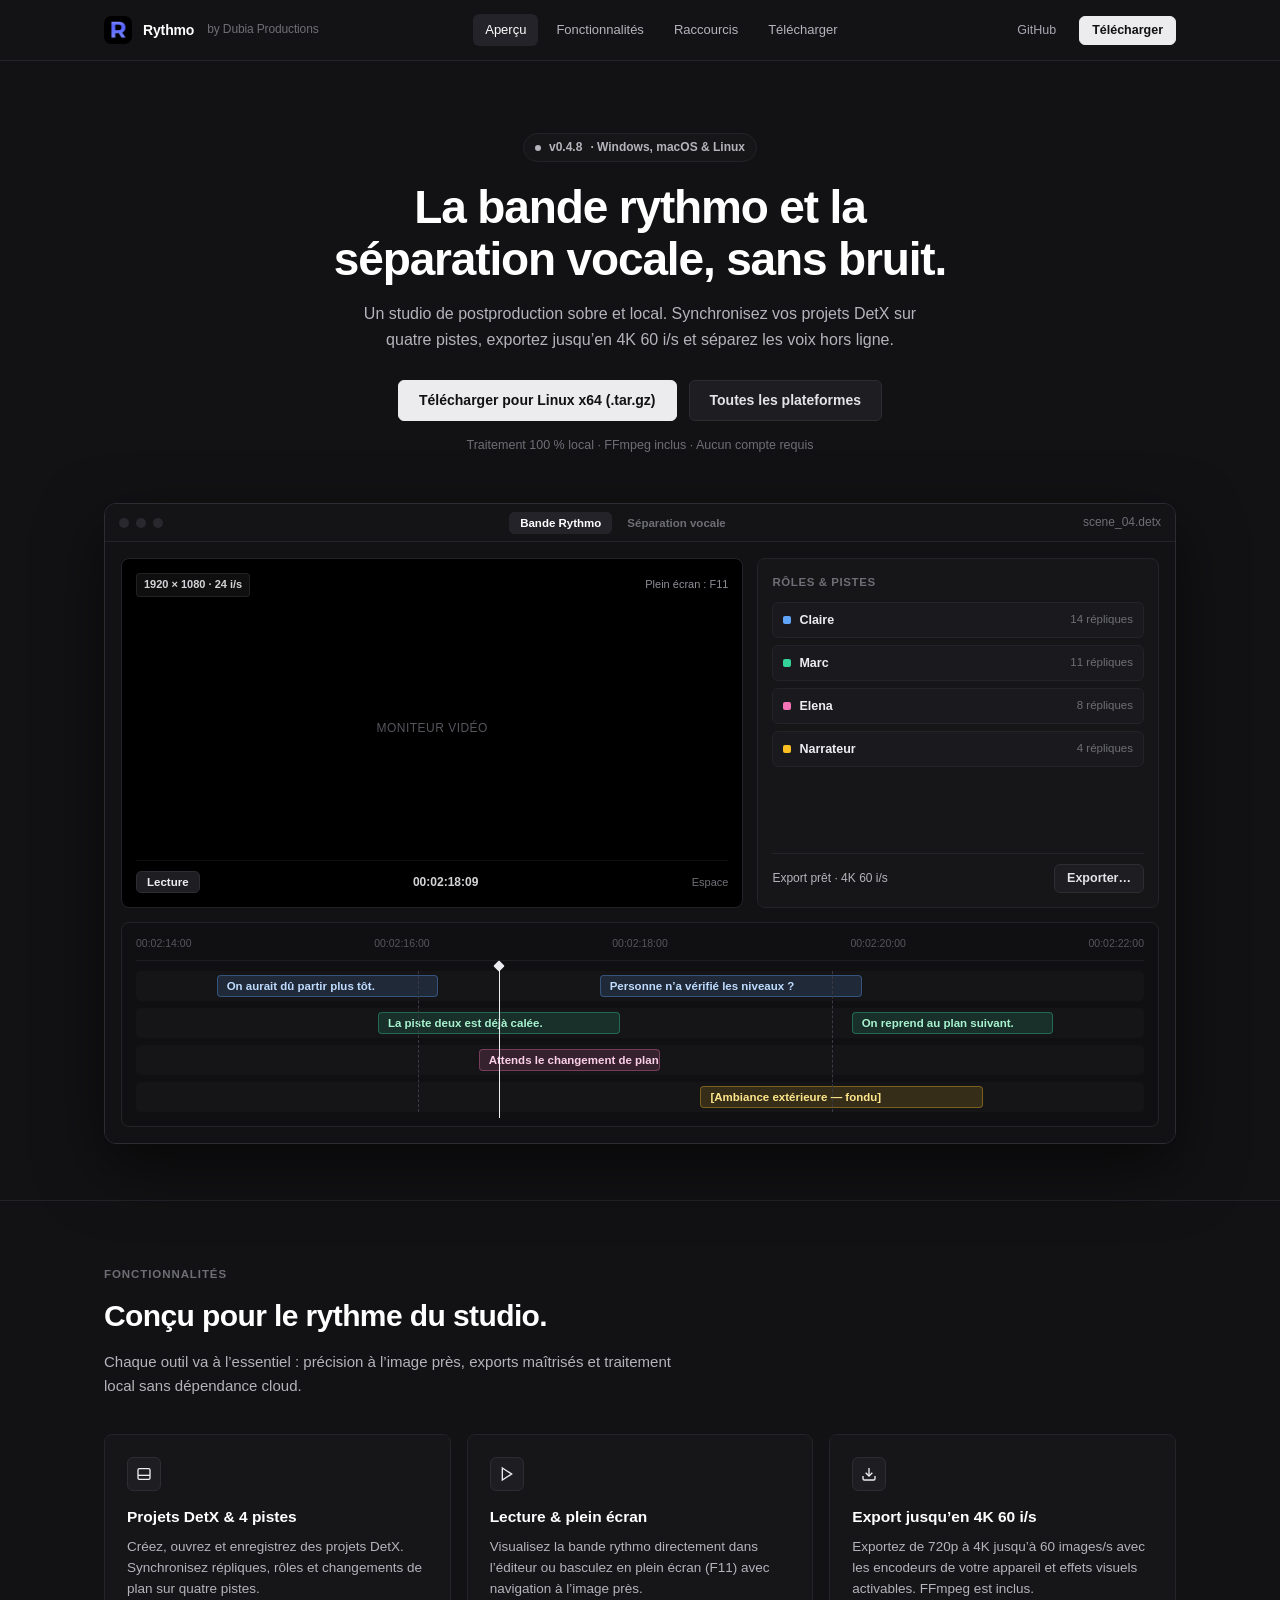
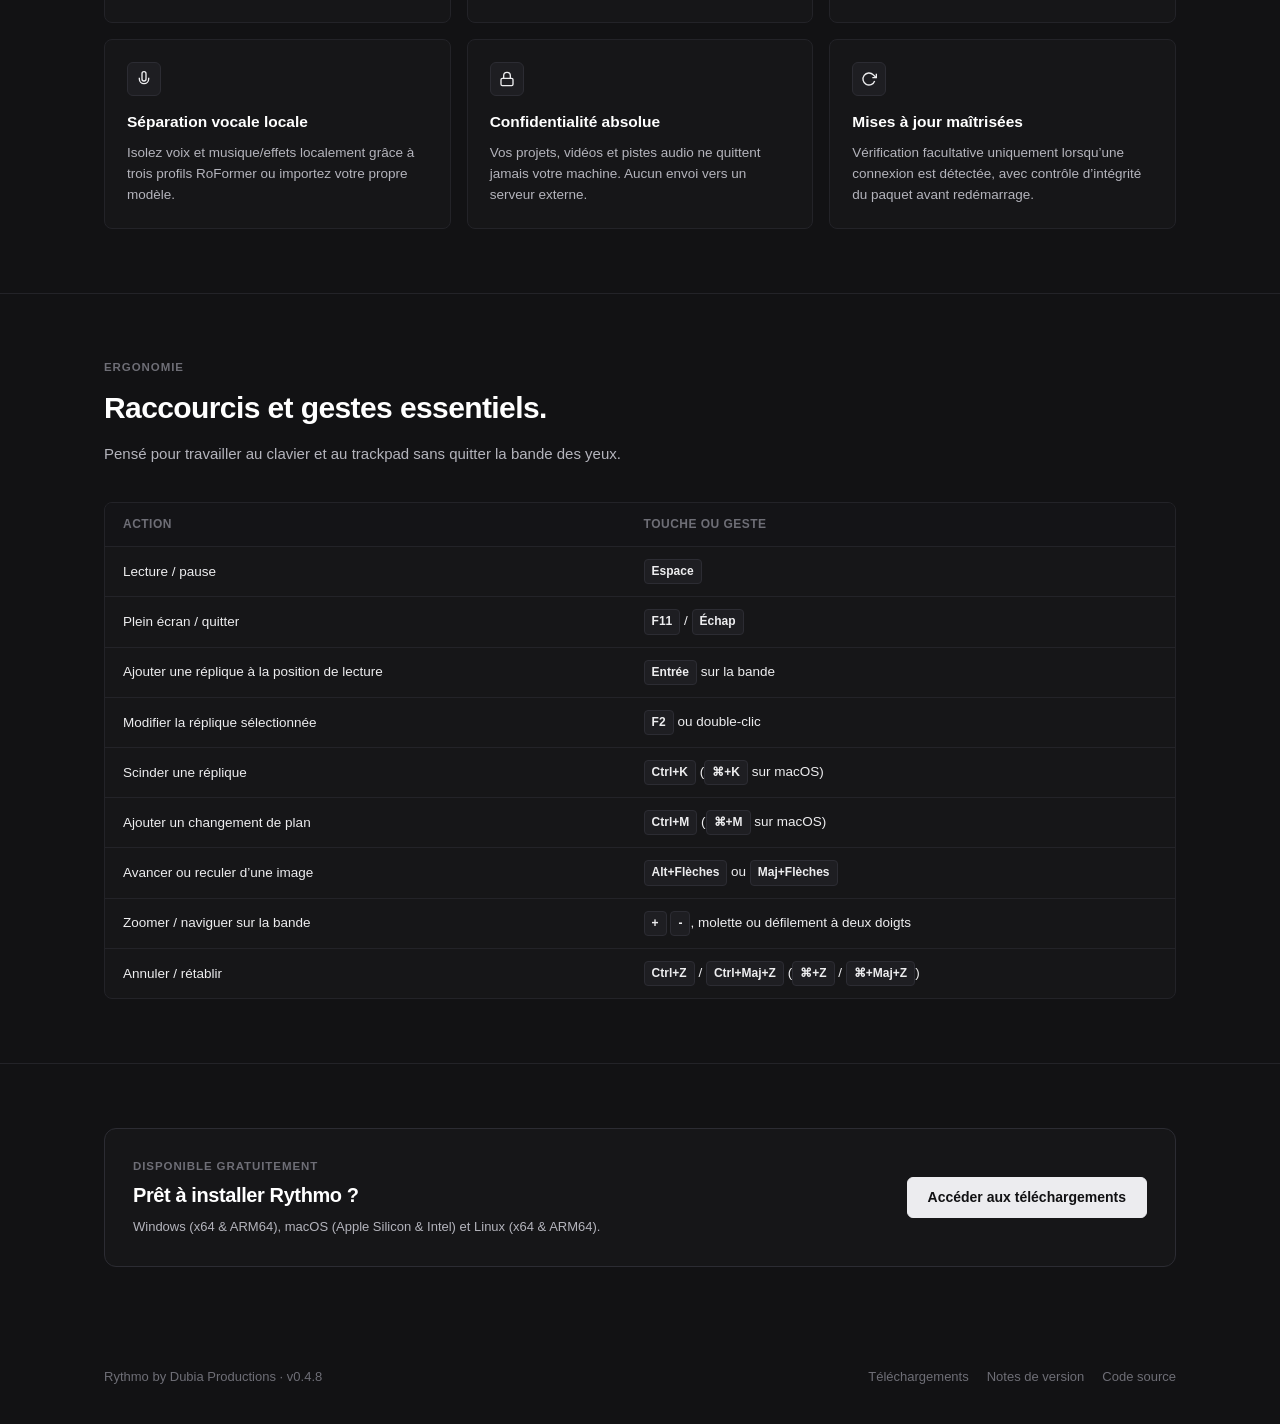
<file: website/index.html>
<!DOCTYPE html>
<html lang="fr">
<head>
  <meta charset="UTF-8">
  <meta name="viewport" content="width=device-width, initial-scale=1.0">
  <title>Rythmo — Studio de bande rythmo et séparation vocale</title>
  <meta name="description" content="Rythmo by Dubia Productions : logiciel local de création de bande rythmo DetX, export 4K 60 i/s et séparation vocale RoFormer sur Windows, macOS et Linux.">
  <link rel="icon" type="image/png" href="assets/rythmo-logo.png">
  <link rel="stylesheet" href="styles.css">
</head>
<body>
  <header class="site-header">
    <div class="container header-inner">
      <a class="brand" href="index.html">
        <img src="assets/rythmo-logo.png" alt="Rythmo">
        <span>Rythmo</span>
        <span class="brand-sub">by Dubia Productions</span>
      </a>

      <nav class="nav-links" aria-label="Navigation principale">
        <a class="nav-link is-active" href="index.html">Aperçu</a>
        <a class="nav-link" href="#fonctionnalites">Fonctionnalités</a>
        <a class="nav-link" href="#raccourcis">Raccourcis</a>
        <a class="nav-link" href="download.html">Télécharger</a>
      </nav>

      <div class="header-actions">
        <a class="btn btn-ghost btn-sm" href="https://github.com/Dubia-Productions/Rythmo" target="_blank" rel="noopener">GitHub</a>
        <a class="btn btn-primary btn-sm" href="download.html">Télécharger</a>
      </div>
    </div>
  </header>

  <main>
    <section class="hero">
      <div class="container">
        <div class="hero-top">
          <div class="eyebrow">
            <span class="eyebrow-dot"></span>
            <span data-rythmo-version>v0.4.8</span>
            <span>· Windows, macOS &amp; Linux</span>
          </div>
          <h1>La bande rythmo et la séparation vocale, sans bruit.</h1>
          <p class="hero-lead">
            Un studio de postproduction sobre et local. Synchronisez vos projets DetX sur quatre pistes, exportez jusqu’en 4K 60 i/s et séparez les voix hors ligne.
          </p>
          <div class="hero-cta">
            <a class="btn btn-primary btn-lg" data-recommended-btn data-asset="windows-x64-setup" href="download.html">
              Télécharger Rythmo
            </a>
            <a class="btn btn-lg" href="download.html">
              Toutes les plateformes
            </a>
          </div>
          <div class="hero-meta" data-recommended-meta>
            Traitement 100 % local · FFmpeg inclus · Aucun compte requis
          </div>
        </div>

        <!-- Studio Window Preview -->
        <div class="studio-frame" aria-label="Aperçu de l'interface Rythmo">
          <div class="studio-titlebar">
            <div class="window-dots" aria-hidden="true">
              <span></span><span></span><span></span>
            </div>
            <div class="studio-tabs" role="tablist">
              <button class="studio-tab is-active" type="button" data-studio-tab="rythmo">Bande Rythmo</button>
              <button class="studio-tab" type="button" data-studio-tab="separation">Séparation vocale</button>
            </div>
            <span>scene_04.detx</span>
          </div>

          <div class="studio-body">
            <!-- Panel 1: Bande Rythmo -->
            <div class="studio-panel is-active" data-studio-panel="rythmo">
              <div class="studio-top-grid">
                <div class="video-viewport">
                  <div class="video-hud-top">
                    <span class="video-badge">1920 × 1080 · 24 i/s</span>
                    <span>Plein écran : F11</span>
                  </div>
                  <div class="video-scene-label">Moniteur vidéo</div>
                  <div class="video-hud-bottom">
                    <button class="transport-btn" type="button" data-preview-play>Lecture</button>
                    <span class="timecode" data-preview-timecode>00:02:18:09</span>
                    <span style="font-size: 11px; color: #6E6E76;">Espace</span>
                  </div>
                </div>

                <div class="inspector-pane">
                  <div>
                    <div class="pane-heading">Rôles &amp; pistes</div>
                    <div class="role-list">
                      <div class="role-item">
                        <span class="role-name"><span class="role-swatch" style="background: #60A5FA;"></span>Claire</span>
                        <span class="role-count">14 répliques</span>
                      </div>
                      <div class="role-item">
                        <span class="role-name"><span class="role-swatch" style="background: #34D399;"></span>Marc</span>
                        <span class="role-count">11 répliques</span>
                      </div>
                      <div class="role-item">
                        <span class="role-name"><span class="role-swatch" style="background: #F472B6;"></span>Elena</span>
                        <span class="role-count">8 répliques</span>
                      </div>
                      <div class="role-item">
                        <span class="role-name"><span class="role-swatch" style="background: #FBBF24;"></span>Narrateur</span>
                        <span class="role-count">4 répliques</span>
                      </div>
                    </div>
                  </div>

                  <div class="export-summary">
                    <span>Export prêt · 4K 60 i/s</span>
                    <a class="btn btn-sm" href="download.html">Exporter…</a>
                  </div>
                </div>
              </div>

              <div class="rythmo-band">
                <div class="band-ruler">
                  <span>00:02:14:00</span>
                  <span>00:02:16:00</span>
                  <span>00:02:18:00</span>
                  <span>00:02:20:00</span>
                  <span>00:02:22:00</span>
                </div>
                <div class="band-tracks">
                  <div class="band-cursor" data-preview-cursor></div>
                  <div class="cut-marker" style="left: 28%;"></div>
                  <div class="cut-marker" style="left: 69%;"></div>

                  <div class="track-row">
                    <div class="cue cue-blue" style="left: 8%; width: 22%;">On aurait dû partir plus tôt.</div>
                    <div class="cue cue-blue" style="left: 46%; width: 26%;">Personne n’a vérifié les niveaux ?</div>
                  </div>
                  <div class="track-row">
                    <div class="cue cue-green" style="left: 24%; width: 24%;">La piste deux est déjà calée.</div>
                    <div class="cue cue-green" style="left: 71%; width: 20%;">On reprend au plan suivant.</div>
                  </div>
                  <div class="track-row">
                    <div class="cue cue-pink" style="left: 34%; width: 18%;">Attends le changement de plan.</div>
                  </div>
                  <div class="track-row">
                    <div class="cue cue-amber" style="left: 56%; width: 28%;">[Ambiance extérieure — fondu]</div>
                  </div>
                </div>
              </div>
            </div>

            <!-- Panel 2: Séparation vocale -->
            <div class="studio-panel" data-studio-panel="separation">
              <div class="separation-mockup">
                <div>
                  <div class="pane-heading">Profils RoFormer locaux</div>
                  <div class="profile-card">
                    <div class="profile-title">Faible (Rapide et léger)</div>
                    <div class="profile-desc">Mel-RoFormer-Small-Unwa · Exécution rapide sur CPU/GPU</div>
                  </div>
                  <div class="profile-card is-selected">
                    <div class="profile-title">Moyen (Équilibré)</div>
                    <div class="profile-desc">BS-RoFormer-Viperx-1297 · Précision studio recommandée</div>
                  </div>
                  <div class="profile-card">
                    <div class="profile-title">Élevé / Modèle personnel</div>
                    <div class="profile-desc">Mel-RoFormer-Unwa-v1e-plus ou modèle RoFormer importé</div>
                  </div>
                </div>

                <div>
                  <div class="pane-heading">Pistes générées sur votre appareil</div>
                  <div class="stem-output">
                    <div class="stem-header">
                      <span>scene_04_vocals.wav</span>
                      <span style="color: #6E6E76;">44,1 kHz</span>
                    </div>
                    <div class="waveform-bars" aria-hidden="true">
                      <span style="height: 30%;"></span><span style="height: 65%;"></span><span style="height: 90%;"></span>
                      <span style="height: 45%;"></span><span style="height: 80%;"></span><span style="height: 55%;"></span>
                      <span style="height: 25%;"></span><span style="height: 75%;"></span><span style="height: 95%;"></span>
                      <span style="height: 60%;"></span><span style="height: 40%;"></span><span style="height: 70%;"></span>
                      <span style="height: 85%;"></span><span style="height: 35%;"></span><span style="height: 50%;"></span>
                    </div>
                  </div>
                  <div class="stem-output">
                    <div class="stem-header">
                      <span>scene_04_instrumental.wav</span>
                      <span style="color: #6E6E76;">Musique &amp; effets</span>
                    </div>
                    <div class="waveform-bars" aria-hidden="true">
                      <span style="height: 45%;"></span><span style="height: 40%;"></span><span style="height: 55%;"></span>
                      <span style="height: 50%;"></span><span style="height: 35%;"></span><span style="height: 60%;"></span>
                      <span style="height: 48%;"></span><span style="height: 42%;"></span><span style="height: 38%;"></span>
                      <span style="height: 52%;"></span><span style="height: 58%;"></span><span style="height: 44%;"></span>
                      <span style="height: 40%;"></span><span style="height: 46%;"></span><span style="height: 36%;"></span>
                    </div>
                  </div>
                  <p style="margin: 12px 0 0; font-size: 12px; color: #6E6E76;">
                    Les modèles se téléchargent uniquement à la première utilisation du profil choisi.
                  </p>
                </div>
              </div>
            </div>
          </div>
        </div>
      </div>
    </section>

    <section id="fonctionnalites" class="section">
      <div class="container">
        <div class="section-header">
          <div class="section-kicker">Fonctionnalités</div>
          <h2>Conçu pour le rythme du studio.</h2>
          <p class="section-desc">
            Chaque outil va à l’essentiel : précision à l’image près, exports maîtrisés et traitement local sans dépendance cloud.
          </p>
        </div>

        <div class="grid-3">
          <article class="card">
            <div class="card-icon" aria-hidden="true">
              <svg width="16" height="16" viewBox="0 0 24 24" fill="none" stroke="currentColor" stroke-width="2"><rect x="3" y="4" width="18" height="16" rx="2"/><line x1="3" y1="14" x2="21" y2="14"/></svg>
            </div>
            <h3>Projets DetX &amp; 4 pistes</h3>
            <p>Créez, ouvrez et enregistrez des projets DetX. Synchronisez répliques, rôles et changements de plan sur quatre pistes.</p>
          </article>

          <article class="card">
            <div class="card-icon" aria-hidden="true">
              <svg width="16" height="16" viewBox="0 0 24 24" fill="none" stroke="currentColor" stroke-width="2"><polygon points="5 3 19 12 5 21 5 3"/></svg>
            </div>
            <h3>Lecture &amp; plein écran</h3>
            <p>Visualisez la bande rythmo directement dans l’éditeur ou basculez en plein écran (F11) avec navigation à l’image près.</p>
          </article>

          <article class="card">
            <div class="card-icon" aria-hidden="true">
              <svg width="16" height="16" viewBox="0 0 24 24" fill="none" stroke="currentColor" stroke-width="2"><path d="M21 15v4a2 2 0 0 1-2 2H5a2 2 0 0 1-2-2v-4"/><polyline points="7 10 12 15 17 10"/><line x1="12" y1="15" x2="12" y2="3"/></svg>
            </div>
            <h3>Export jusqu’en 4K 60 i/s</h3>
            <p>Exportez de 720p à 4K jusqu’à 60 images/s avec les encodeurs de votre appareil et effets visuels activables. FFmpeg est inclus.</p>
          </article>

          <article class="card">
            <div class="card-icon" aria-hidden="true">
              <svg width="16" height="16" viewBox="0 0 24 24" fill="none" stroke="currentColor" stroke-width="2"><path d="M12 1a3 3 0 0 0-3 3v8a3 3 0 0 0 6 0V4a3 3 0 0 0-3-3z"/><path d="M19 10v2a7 7 0 0 1-14 0v-2"/></svg>
            </div>
            <h3>Séparation vocale locale</h3>
            <p>Isolez voix et musique/effets localement grâce à trois profils RoFormer ou importez votre propre modèle.</p>
          </article>

          <article class="card">
            <div class="card-icon" aria-hidden="true">
              <svg width="16" height="16" viewBox="0 0 24 24" fill="none" stroke="currentColor" stroke-width="2"><rect x="3" y="11" width="18" height="11" rx="2"/><path d="M7 11V7a5 5 0 0 1 10 0v4"/></svg>
            </div>
            <h3>Confidentialité absolue</h3>
            <p>Vos projets, vidéos et pistes audio ne quittent jamais votre machine. Aucun envoi vers un serveur externe.</p>
          </article>

          <article class="card">
            <div class="card-icon" aria-hidden="true">
              <svg width="16" height="16" viewBox="0 0 24 24" fill="none" stroke="currentColor" stroke-width="2"><polyline points="23 4 23 10 17 10"/><path d="M20.49 15a9 9 0 1 1-2.12-9.36L23 10"/></svg>
            </div>
            <h3>Mises à jour maîtrisées</h3>
            <p>Vérification facultative uniquement lorsqu’une connexion est détectée, avec contrôle d’intégrité du paquet avant redémarrage.</p>
          </article>
        </div>
      </div>
    </section>

    <section id="raccourcis" class="section">
      <div class="container">
        <div class="section-header">
          <div class="section-kicker">Ergonomie</div>
          <h2>Raccourcis et gestes essentiels.</h2>
          <p class="section-desc">
            Pensé pour travailler au clavier et au trackpad sans quitter la bande des yeux.
          </p>
        </div>

        <div class="table-wrap">
          <table>
            <thead>
              <tr>
                <th>Action</th>
                <th>Touche ou geste</th>
              </tr>
            </thead>
            <tbody>
              <tr>
                <td>Lecture / pause</td>
                <td><kbd>Espace</kbd></td>
              </tr>
              <tr>
                <td>Plein écran / quitter</td>
                <td><kbd>F11</kbd> / <kbd>Échap</kbd></td>
              </tr>
              <tr>
                <td>Ajouter une réplique à la position de lecture</td>
                <td><kbd>Entrée</kbd> sur la bande</td>
              </tr>
              <tr>
                <td>Modifier la réplique sélectionnée</td>
                <td><kbd>F2</kbd> ou double-clic</td>
              </tr>
              <tr>
                <td>Scinder une réplique</td>
                <td><kbd>Ctrl+K</kbd> (<kbd>⌘+K</kbd> sur macOS)</td>
              </tr>
              <tr>
                <td>Ajouter un changement de plan</td>
                <td><kbd>Ctrl+M</kbd> (<kbd>⌘+M</kbd> sur macOS)</td>
              </tr>
              <tr>
                <td>Avancer ou reculer d’une image</td>
                <td><kbd>Alt+Flèches</kbd> ou <kbd>Maj+Flèches</kbd></td>
              </tr>
              <tr>
                <td>Zoomer / naviguer sur la bande</td>
                <td><kbd>+</kbd> <kbd>-</kbd>, molette ou défilement à deux doigts</td>
              </tr>
              <tr>
                <td>Annuler / rétablir</td>
                <td><kbd>Ctrl+Z</kbd> / <kbd>Ctrl+Maj+Z</kbd> (<kbd>⌘+Z</kbd> / <kbd>⌘+Maj+Z</kbd>)</td>
              </tr>
            </tbody>
          </table>
        </div>
      </div>
    </section>

    <section class="section" style="border-bottom: 0;">
      <div class="container">
        <div class="recommended-box" style="margin-top: 0;">
          <div class="recommended-info">
            <div class="section-kicker" style="margin-bottom: 4px;">Disponible gratuitement</div>
            <h2>Prêt à installer Rythmo ?</h2>
            <div class="recommended-meta">
              Windows (x64 &amp; ARM64), macOS (Apple Silicon &amp; Intel) et Linux (x64 &amp; ARM64).
            </div>
          </div>
          <div class="recommended-actions">
            <a class="btn btn-primary btn-lg" href="download.html">Accéder aux téléchargements</a>
          </div>
        </div>
      </div>
    </section>
  </main>

  <footer class="site-footer">
    <div class="container footer-inner">
      <span>Rythmo by Dubia Productions · <span data-rythmo-version>v0.4.8</span></span>
      <div class="footer-links">
        <a href="download.html">Téléchargements</a>
        <a href="https://github.com/Dubia-Productions/Rythmo/releases" target="_blank" rel="noopener">Notes de version</a>
        <a href="https://github.com/Dubia-Productions/Rythmo" target="_blank" rel="noopener">Code source</a>
      </div>
    </div>
  </footer>

  <script src="app.js"></script>
</body>
</html>
</file>
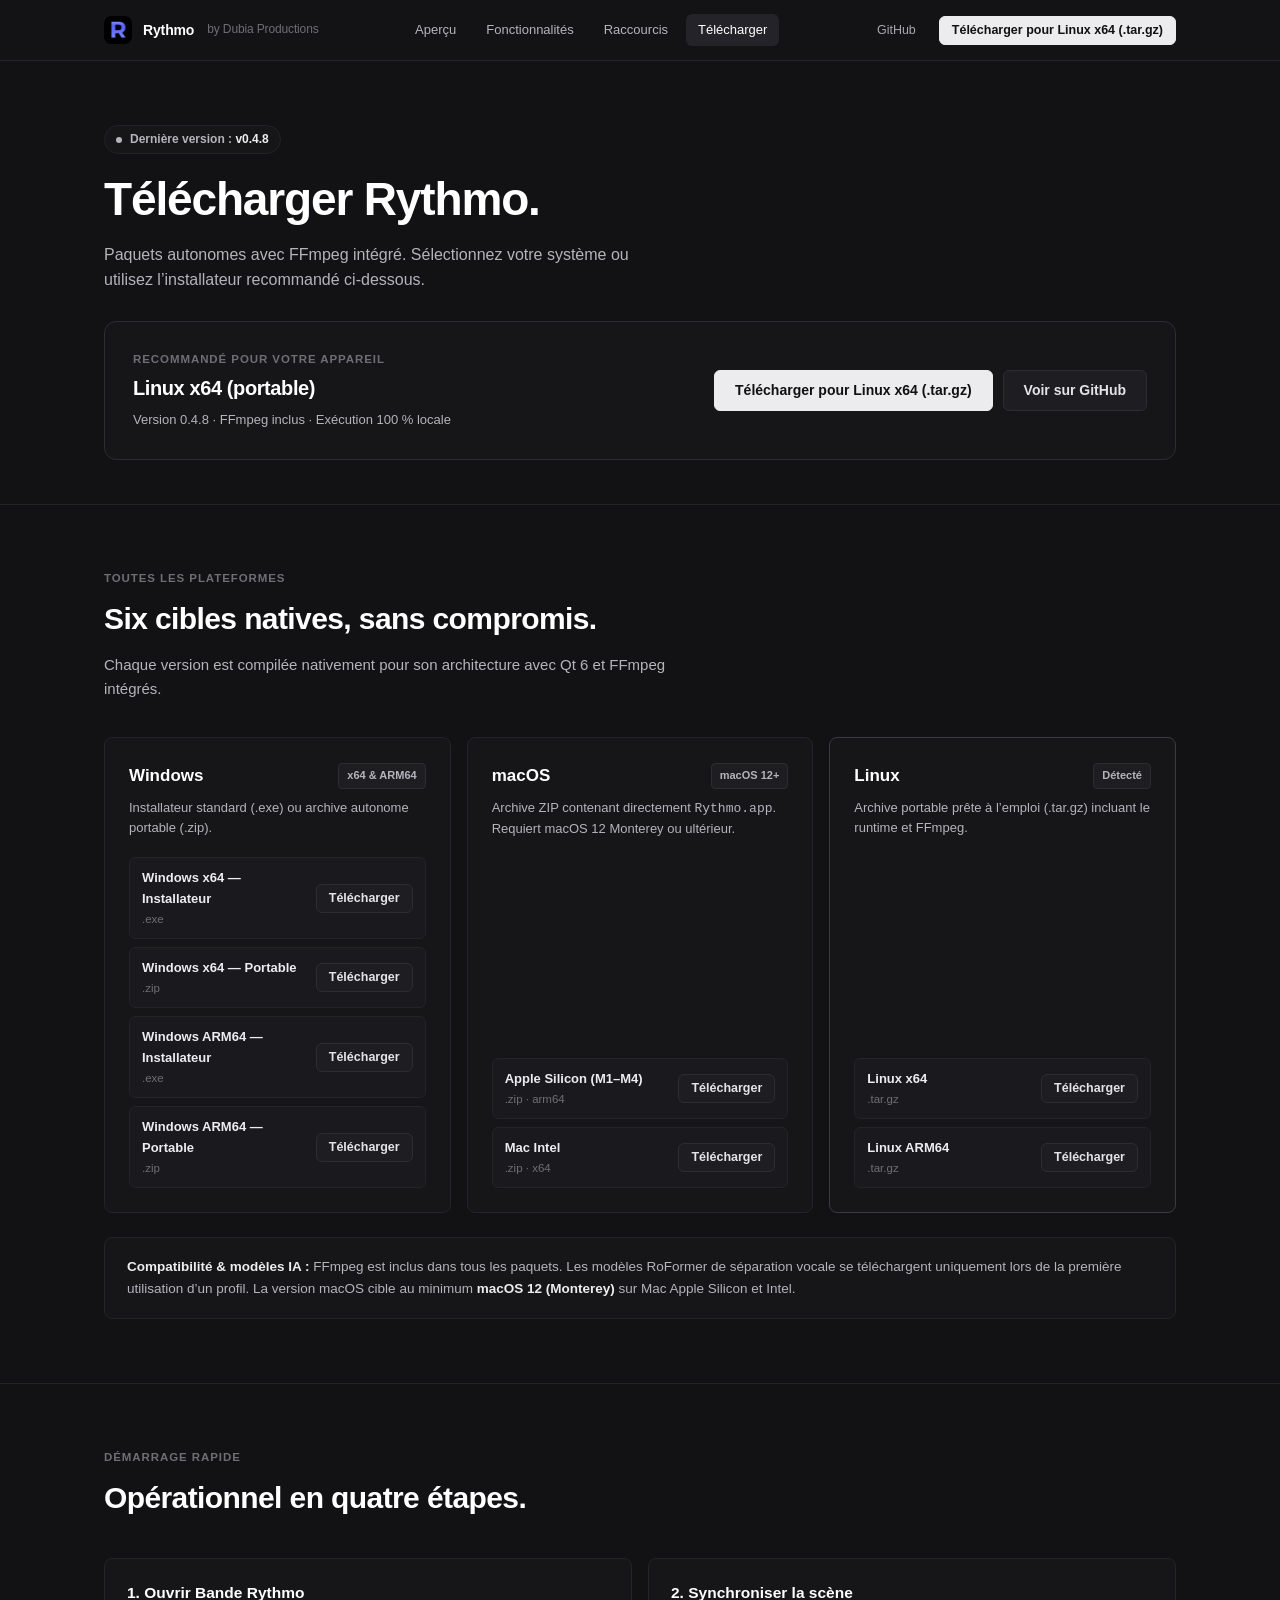
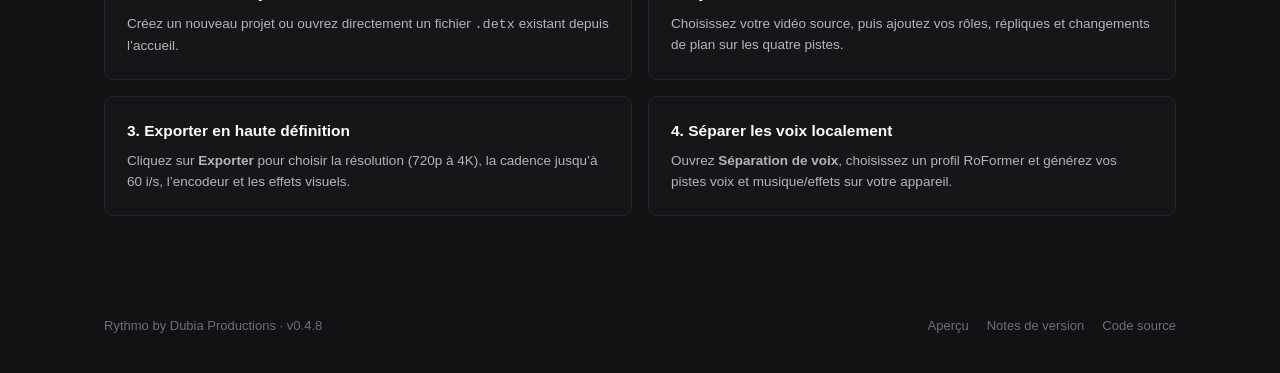
<file: website/download.html>
<!DOCTYPE html>
<html lang="fr">
<head>
  <meta charset="UTF-8">
  <meta name="viewport" content="width=device-width, initial-scale=1.0">
  <title>Télécharger Rythmo — Windows, macOS et Linux</title>
  <meta name="description" content="Téléchargez Rythmo by Dubia Productions pour Windows (x64, ARM64), macOS (Apple Silicon, Intel) et Linux (x64, ARM64).">
  <link rel="icon" type="image/png" href="assets/rythmo-logo.png">
  <link rel="stylesheet" href="styles.css">
</head>
<body>
  <header class="site-header">
    <div class="container header-inner">
      <a class="brand" href="index.html">
        <img src="assets/rythmo-logo.png" alt="Rythmo">
        <span>Rythmo</span>
        <span class="brand-sub">by Dubia Productions</span>
      </a>

      <nav class="nav-links" aria-label="Navigation principale">
        <a class="nav-link" href="index.html">Aperçu</a>
        <a class="nav-link" href="index.html#fonctionnalites">Fonctionnalités</a>
        <a class="nav-link" href="index.html#raccourcis">Raccourcis</a>
        <a class="nav-link is-active" href="download.html">Télécharger</a>
      </nav>

      <div class="header-actions">
        <a class="btn btn-ghost btn-sm" href="https://github.com/Dubia-Productions/Rythmo" target="_blank" rel="noopener">GitHub</a>
        <a class="btn btn-primary btn-sm" data-recommended-btn data-asset="windows-x64-setup" href="#plateformes">Télécharger</a>
      </div>
    </div>
  </header>

  <main>
    <section class="download-hero">
      <div class="container">
        <div class="eyebrow">
          <span class="eyebrow-dot"></span>
          <span>Dernière version : <strong data-rythmo-version style="color: #EDEDEF;">v0.4.8</strong></span>
        </div>
        <h1>Télécharger Rythmo.</h1>
        <p class="hero-lead" style="margin: 0;">
          Paquets autonomes avec FFmpeg intégré. Sélectionnez votre système ou utilisez l’installateur recommandé ci-dessous.
        </p>

        <div class="recommended-box">
          <div class="recommended-info">
            <div class="section-kicker" style="margin-bottom: 4px;">Recommandé pour votre appareil</div>
            <h2 data-recommended-title>Installateur Windows (x64)</h2>
            <div class="recommended-meta" data-recommended-meta>
              Version 0.4.8 · FFmpeg inclus · Exécution 100 % locale
            </div>
          </div>
          <div class="recommended-actions">
            <a class="btn btn-primary btn-lg" data-recommended-btn data-asset="windows-x64-setup" href="https://github.com/Dubia-Productions/Rythmo/releases/latest">
              Télécharger maintenant
            </a>
            <a class="btn btn-lg" href="https://github.com/Dubia-Productions/Rythmo/releases/latest" target="_blank" rel="noopener">
              Voir sur GitHub
            </a>
          </div>
        </div>
      </div>
    </section>

    <section id="plateformes" class="section">
      <div class="container">
        <div class="section-header">
          <div class="section-kicker">Toutes les plateformes</div>
          <h2>Six cibles natives, sans compromis.</h2>
          <p class="section-desc">
            Chaque version est compilée nativement pour son architecture avec Qt 6 et FFmpeg intégrés.
          </p>
        </div>

        <div class="grid-3">
          <!-- Windows -->
          <article class="platform-card" data-platform-card="windows">
            <div>
              <div class="platform-head">
                <h3 class="platform-name">Windows</h3>
                <span class="platform-badge" data-detected-badge>x64 &amp; ARM64</span>
              </div>
              <p class="platform-note">Installateur standard (.exe) ou archive autonome portable (.zip).</p>
            </div>

            <div class="download-list">
              <div class="download-row" data-download-row>
                <div>
                  <div class="download-row-label">Windows x64 — Installateur</div>
                  <div class="download-row-sub">.exe <span data-asset-size></span></div>
                </div>
                <a class="btn btn-sm" data-asset="windows-x64-setup" href="#">Télécharger</a>
              </div>

              <div class="download-row" data-download-row>
                <div>
                  <div class="download-row-label">Windows x64 — Portable</div>
                  <div class="download-row-sub">.zip <span data-asset-size></span></div>
                </div>
                <a class="btn btn-sm" data-asset="windows-x64-portable" href="#">Télécharger</a>
              </div>

              <div class="download-row" data-download-row>
                <div>
                  <div class="download-row-label">Windows ARM64 — Installateur</div>
                  <div class="download-row-sub">.exe <span data-asset-size></span></div>
                </div>
                <a class="btn btn-sm" data-asset="windows-arm64-setup" href="#">Télécharger</a>
              </div>

              <div class="download-row" data-download-row>
                <div>
                  <div class="download-row-label">Windows ARM64 — Portable</div>
                  <div class="download-row-sub">.zip <span data-asset-size></span></div>
                </div>
                <a class="btn btn-sm" data-asset="windows-arm64-portable" href="#">Télécharger</a>
              </div>
            </div>
          </article>

          <!-- macOS -->
          <article class="platform-card" data-platform-card="macos">
            <div>
              <div class="platform-head">
                <h3 class="platform-name">macOS</h3>
                <span class="platform-badge" data-detected-badge>macOS 12+</span>
              </div>
              <p class="platform-note">Archive ZIP contenant directement <code>Rythmo.app</code>. Requiert macOS 12 Monterey ou ultérieur.</p>
            </div>

            <div class="download-list">
              <div class="download-row" data-download-row>
                <div>
                  <div class="download-row-label">Apple Silicon (M1–M4)</div>
                  <div class="download-row-sub">.zip · arm64 <span data-asset-size></span></div>
                </div>
                <a class="btn btn-sm" data-asset="macos-arm64" href="#">Télécharger</a>
              </div>

              <div class="download-row" data-download-row>
                <div>
                  <div class="download-row-label">Mac Intel</div>
                  <div class="download-row-sub">.zip · x64 <span data-asset-size></span></div>
                </div>
                <a class="btn btn-sm" data-asset="macos-x64" href="#">Télécharger</a>
              </div>
            </div>
          </article>

          <!-- Linux -->
          <article class="platform-card" data-platform-card="linux">
            <div>
              <div class="platform-head">
                <h3 class="platform-name">Linux</h3>
                <span class="platform-badge" data-detected-badge>Portable</span>
              </div>
              <p class="platform-note">Archive portable prête à l’emploi (.tar.gz) incluant le runtime et FFmpeg.</p>
            </div>

            <div class="download-list">
              <div class="download-row" data-download-row>
                <div>
                  <div class="download-row-label">Linux x64</div>
                  <div class="download-row-sub">.tar.gz <span data-asset-size></span></div>
                </div>
                <a class="btn btn-sm" data-asset="linux-x64" href="#">Télécharger</a>
              </div>

              <div class="download-row" data-download-row>
                <div>
                  <div class="download-row-label">Linux ARM64</div>
                  <div class="download-row-sub">.tar.gz <span data-asset-size></span></div>
                </div>
                <a class="btn btn-sm" data-asset="linux-arm64" href="#">Télécharger</a>
              </div>
            </div>
          </article>
        </div>

        <div class="notice-box" style="margin-top: 24px;">
          <strong>Compatibilité &amp; modèles IA :</strong>
          FFmpeg est inclus dans tous les paquets. Les modèles RoFormer de séparation vocale se téléchargent uniquement lors de la première utilisation d’un profil. La version macOS cible au minimum <strong>macOS 12 (Monterey)</strong> sur Mac Apple Silicon et Intel.
        </div>
      </div>
    </section>

    <section class="section" style="border-bottom: 0;">
      <div class="container">
        <div class="section-header">
          <div class="section-kicker">Démarrage rapide</div>
          <h2>Opérationnel en quatre étapes.</h2>
        </div>

        <div class="grid-2">
          <div class="card">
            <h3>1. Ouvrir Bande Rythmo</h3>
            <p>Créez un nouveau projet ou ouvrez directement un fichier <code>.detx</code> existant depuis l’accueil.</p>
          </div>
          <div class="card">
            <h3>2. Synchroniser la scène</h3>
            <p>Choisissez votre vidéo source, puis ajoutez vos rôles, répliques et changements de plan sur les quatre pistes.</p>
          </div>
          <div class="card">
            <h3>3. Exporter en haute définition</h3>
            <p>Cliquez sur <strong>Exporter</strong> pour choisir la résolution (720p à 4K), la cadence jusqu’à 60 i/s, l’encodeur et les effets visuels.</p>
          </div>
          <div class="card">
            <h3>4. Séparer les voix localement</h3>
            <p>Ouvrez <strong>Séparation de voix</strong>, choisissez un profil RoFormer et générez vos pistes voix et musique/effets sur votre appareil.</p>
          </div>
        </div>
      </div>
    </section>
  </main>

  <footer class="site-footer">
    <div class="container footer-inner">
      <span>Rythmo by Dubia Productions · <span data-rythmo-version>v0.4.8</span></span>
      <div class="footer-links">
        <a href="index.html">Aperçu</a>
        <a href="https://github.com/Dubia-Productions/Rythmo/releases" target="_blank" rel="noopener">Notes de version</a>
        <a href="https://github.com/Dubia-Productions/Rythmo" target="_blank" rel="noopener">Code source</a>
      </div>
    </div>
  </footer>

  <script src="app.js"></script>
</body>
</html>
</file>
<file: website/styles.css>
@font-face {
  font-family: "Montserrat";
  src: url("assets/fonts/Montserrat-Regular.ttf") format("truetype");
  font-weight: 400;
  font-style: normal;
  font-display: swap;
}

@font-face {
  font-family: "Montserrat";
  src: url("assets/fonts/Montserrat-SemiBold.ttf") format("truetype");
  font-weight: 600;
  font-style: normal;
  font-display: swap;
}

@font-face {
  font-family: "Montserrat";
  src: url("assets/fonts/Montserrat-Bold.ttf") format("truetype");
  font-weight: 700;
  font-style: normal;
  font-display: swap;
}

:root {
  --bg-main: #121214;
  --bg-elevated: #141417;
  --bg-surface: #161618;
  --bg-card: #1A1A1E;
  --bg-control: #1E1E22;
  --bg-hover: #26262C;
  --bg-active: #232329;

  --border-subtle: #232328;
  --border-default: #2C2C33;
  --border-strong: #3A3A44;

  --text-primary: #EDEDEF;
  --text-bright: #FFFFFF;
  --text-secondary: #B4B4BC;
  --text-muted: #6E6E76;
  --text-disabled: #55555C;

  --btn-primary-bg: #ECECEF;
  --btn-primary-text: #111113;
  --btn-primary-hover: #FFFFFF;

  --role-blue: #60A5FA;
  --role-green: #34D399;
  --role-pink: #F472B6;
  --role-amber: #FBBF24;

  --radius-sm: 6px;
  --radius-md: 8px;
  --radius-lg: 12px;
  --container-max: 1120px;
}

*,
*::before,
*::after {
  box-sizing: border-box;
}

html {
  scroll-behavior: smooth;
  background-color: var(--bg-main);
  color: var(--text-primary);
  font-family: "Montserrat", -apple-system, BlinkMacSystemFont, "Segoe UI", sans-serif;
  -webkit-font-smoothing: antialiased;
  -moz-osx-font-smoothing: grayscale;
}

body {
  margin: 0;
  background-color: var(--bg-main);
  color: var(--text-primary);
  font-size: 15px;
  line-height: 1.6;
}

a {
  color: inherit;
  text-decoration: none;
}

img {
  display: block;
  max-width: 100%;
}

.container {
  width: 100%;
  max-width: var(--container-max);
  margin: 0 auto;
  padding: 0 24px;
}

/* Header / MenuBar */
.site-header {
  position: sticky;
  top: 0;
  z-index: 40;
  background: rgba(20, 20, 23, 0.9);
  backdrop-filter: blur(12px);
  -webkit-backdrop-filter: blur(12px);
  border-bottom: 1px solid var(--border-subtle);
}

.header-inner {
  height: 60px;
  display: flex;
  align-items: center;
  justify-content: space-between;
  gap: 24px;
}

.brand {
  display: inline-flex;
  align-items: center;
  gap: 11px;
  font-weight: 600;
  font-size: 14px;
  letter-spacing: -0.01em;
  color: var(--text-bright);
}

.brand img {
  width: 28px;
  height: 28px;
  border-radius: 7px;
}

.brand-sub {
  color: var(--text-muted);
  font-weight: 400;
  font-size: 12px;
  margin-left: 2px;
}

.nav-links {
  display: flex;
  align-items: center;
  gap: 6px;
}

.nav-link {
  padding: 6px 12px;
  border-radius: var(--radius-sm);
  font-size: 13px;
  font-weight: 500;
  color: var(--text-secondary);
  transition: background-color 0.15s ease, color 0.15s ease;
}

.nav-link:hover,
.nav-link.is-active {
  background: var(--bg-active);
  color: var(--text-bright);
}

.header-actions {
  display: flex;
  align-items: center;
  gap: 10px;
}

/* Buttons (matching Rythmo QPushButton styles) */
.btn {
  display: inline-flex;
  align-items: center;
  justify-content: center;
  gap: 8px;
  padding: 9px 16px;
  border-radius: var(--radius-sm);
  font-family: inherit;
  font-size: 13.5px;
  font-weight: 600;
  line-height: 1.2;
  cursor: pointer;
  border: 1px solid var(--border-default);
  background: var(--bg-control);
  color: #E4E4E7;
  transition: background-color 0.15s ease, border-color 0.15s ease, color 0.15s ease;
}

.btn:hover {
  background: var(--bg-hover);
  border-color: var(--border-strong);
  color: var(--text-bright);
}

.btn-primary {
  background: var(--btn-primary-bg);
  border-color: var(--btn-primary-bg);
  color: var(--btn-primary-text);
}

.btn-primary:hover {
  background: var(--btn-primary-hover);
  border-color: var(--btn-primary-hover);
  color: #09090B;
}

.btn-ghost {
  background: transparent;
  border-color: transparent;
  color: #A8A8B2;
  font-weight: 500;
}

.btn-ghost:hover {
  background: #222227;
  border-color: transparent;
  color: #F4F4F6;
}

.btn-lg {
  padding: 11px 20px;
  font-size: 14px;
}

.btn-sm {
  padding: 6px 12px;
  font-size: 12.5px;
}

/* Hero */
.hero {
  padding: 72px 0 56px;
  border-bottom: 1px solid var(--border-subtle);
}

.hero-top {
  max-width: 680px;
  margin: 0 auto 48px;
  text-align: center;
}

.eyebrow {
  display: inline-flex;
  align-items: center;
  gap: 8px;
  padding: 4px 11px;
  border-radius: 999px;
  background: var(--bg-surface);
  border: 1px solid var(--border-subtle);
  font-size: 12px;
  font-weight: 600;
  color: var(--text-secondary);
  margin-bottom: 20px;
}

.eyebrow-dot {
  width: 6px;
  height: 6px;
  border-radius: 50%;
  background: var(--text-secondary);
}

h1 {
  margin: 0 0 16px;
  font-size: clamp(32px, 4.5vw, 46px);
  font-weight: 700;
  line-height: 1.12;
  letter-spacing: -0.025em;
  color: var(--text-bright);
}

.hero-lead {
  margin: 0 auto 28px;
  max-width: 560px;
  font-size: 16px;
  color: var(--text-secondary);
  font-weight: 400;
}

.hero-cta {
  display: flex;
  flex-wrap: wrap;
  align-items: center;
  justify-content: center;
  gap: 12px;
  margin-bottom: 14px;
}

.hero-meta {
  font-size: 12.5px;
  color: var(--text-muted);
}

/* Studio Window Mockup */
.studio-frame {
  background: var(--bg-elevated);
  border: 1px solid var(--border-default);
  border-radius: var(--radius-lg);
  overflow: hidden;
  box-shadow: 0 24px 64px rgba(0, 0, 0, 0.55);
}

.studio-titlebar {
  height: 38px;
  padding: 0 14px;
  background: #141417;
  border-bottom: 1px solid var(--border-subtle);
  display: flex;
  align-items: center;
  justify-content: space-between;
  font-size: 12px;
  color: var(--text-muted);
}

.window-dots {
  display: flex;
  gap: 7px;
}

.window-dots span {
  width: 10px;
  height: 10px;
  border-radius: 50%;
  background: #28282E;
}

.studio-tabs {
  display: flex;
  gap: 4px;
}

.studio-tab {
  background: transparent;
  border: 1px solid transparent;
  border-radius: 5px;
  padding: 4px 10px;
  font-family: inherit;
  font-size: 11.5px;
  font-weight: 600;
  color: var(--text-muted);
  cursor: pointer;
  transition: background-color 0.15s ease, color 0.15s ease;
}

.studio-tab:hover {
  color: var(--text-primary);
}

.studio-tab.is-active {
  background: var(--bg-active);
  border-color: var(--border-subtle);
  color: var(--text-bright);
}

.studio-body {
  padding: 16px;
  background: var(--bg-main);
}

.studio-panel {
  display: none;
}

.studio-panel.is-active {
  display: block;
}

.studio-top-grid {
  display: grid;
  grid-template-columns: 1.55fr 1fr;
  gap: 14px;
  margin-bottom: 14px;
}

.video-viewport {
  background: #000000;
  border: 1px solid var(--border-subtle);
  border-radius: var(--radius-md);
  aspect-ratio: 16 / 9;
  position: relative;
  display: flex;
  flex-direction: column;
  justify-content: space-between;
  padding: 14px;
  overflow: hidden;
}

.video-hud-top {
  display: flex;
  justify-content: space-between;
  align-items: center;
  font-size: 11px;
  color: #8E8E98;
  font-variant-numeric: tabular-nums;
}

.video-badge {
  padding: 2px 7px;
  border-radius: 4px;
  background: rgba(255, 255, 255, 0.06);
  border: 1px solid rgba(255, 255, 255, 0.08);
  color: #D4D4D8;
  font-weight: 600;
}

.video-scene-label {
  text-align: center;
  font-size: 12px;
  color: #55555C;
  letter-spacing: 0.04em;
  text-transform: uppercase;
}

.video-hud-bottom {
  display: flex;
  align-items: center;
  justify-content: space-between;
  gap: 12px;
  padding-top: 10px;
  border-top: 1px solid rgba(255, 255, 255, 0.06);
}

.transport-btn {
  background: #1E1E22;
  border: 1px solid #2C2C33;
  color: #EDEDEF;
  border-radius: 5px;
  padding: 4px 10px;
  font-family: inherit;
  font-size: 11.5px;
  font-weight: 600;
  cursor: pointer;
}

.transport-btn:hover {
  background: #26262C;
}

.timecode {
  font-variant-numeric: tabular-nums;
  font-size: 12px;
  color: #D4D4D8;
  font-weight: 600;
}

.inspector-pane {
  background: var(--bg-surface);
  border: 1px solid var(--border-subtle);
  border-radius: var(--radius-md);
  padding: 14px;
  display: flex;
  flex-direction: column;
  justify-content: space-between;
  gap: 12px;
}

.pane-heading {
  font-size: 11.5px;
  font-weight: 600;
  color: var(--text-muted);
  text-transform: uppercase;
  letter-spacing: 0.05em;
  margin-bottom: 10px;
}

.role-list {
  display: flex;
  flex-direction: column;
  gap: 7px;
}

.role-item {
  display: flex;
  align-items: center;
  justify-content: space-between;
  padding: 7px 10px;
  border-radius: 6px;
  background: var(--bg-card);
  border: 1px solid var(--border-subtle);
  font-size: 12.5px;
}

.role-name {
  display: inline-flex;
  align-items: center;
  gap: 8px;
  font-weight: 600;
}

.role-swatch {
  width: 8px;
  height: 8px;
  border-radius: 2px;
}

.role-count {
  font-size: 11.5px;
  color: var(--text-muted);
  font-variant-numeric: tabular-nums;
}

.export-summary {
  display: flex;
  align-items: center;
  justify-content: space-between;
  padding-top: 10px;
  border-top: 1px solid var(--border-subtle);
  font-size: 12px;
  color: var(--text-secondary);
}

/* Bande Rythmo Timeline */
.rythmo-band {
  background: #101012;
  border: 1px solid var(--border-subtle);
  border-radius: var(--radius-md);
  padding: 12px 14px 14px;
  position: relative;
  overflow: hidden;
}

.band-ruler {
  display: flex;
  justify-content: space-between;
  font-size: 10.5px;
  color: #55555C;
  font-variant-numeric: tabular-nums;
  padding-bottom: 8px;
  margin-bottom: 10px;
  border-bottom: 1px solid #1E1E22;
}

.band-tracks {
  position: relative;
  display: flex;
  flex-direction: column;
  gap: 7px;
}

.band-cursor {
  position: absolute;
  top: -6px;
  bottom: -6px;
  left: 36%;
  width: 1.5px;
  background: #ECECEF;
  z-index: 3;
  transition: left 0.25s linear;
}

.band-cursor::before {
  content: "";
  position: absolute;
  top: -3px;
  left: -3.5px;
  width: 8px;
  height: 8px;
  background: #ECECEF;
  border-radius: 1px;
  transform: rotate(45deg);
}

.track-row {
  height: 30px;
  background: #151518;
  border-radius: 5px;
  position: relative;
  display: flex;
  align-items: center;
}

.cue {
  position: absolute;
  height: 22px;
  border-radius: 4px;
  padding: 0 9px;
  display: flex;
  align-items: center;
  font-size: 11.5px;
  font-weight: 600;
  white-space: nowrap;
  overflow: hidden;
  text-overflow: ellipsis;
  border: 1px solid transparent;
}

.cue-blue {
  background: rgba(96, 165, 250, 0.14);
  border-color: rgba(96, 165, 250, 0.35);
  color: #BFDBFE;
}

.cue-green {
  background: rgba(52, 211, 153, 0.14);
  border-color: rgba(52, 211, 153, 0.35);
  color: #A7F3D0;
}

.cue-pink {
  background: rgba(244, 114, 182, 0.14);
  border-color: rgba(244, 114, 182, 0.35);
  color: #FBCFE8;
}

.cue-amber {
  background: rgba(251, 191, 36, 0.14);
  border-color: rgba(251, 191, 36, 0.35);
  color: #FDE68A;
}

.cut-marker {
  position: absolute;
  top: 0;
  bottom: 0;
  width: 1px;
  border-left: 1px dashed #3A3A44;
  z-index: 1;
}

/* Separation Mockup Panel */
.separation-mockup {
  background: var(--bg-surface);
  border: 1px solid var(--border-subtle);
  border-radius: var(--radius-md);
  padding: 20px;
  display: grid;
  grid-template-columns: 1fr 1fr;
  gap: 16px;
}

.profile-card {
  background: var(--bg-card);
  border: 1px solid var(--border-subtle);
  border-radius: var(--radius-sm);
  padding: 12px 14px;
  margin-bottom: 8px;
}

.profile-card.is-selected {
  border-color: var(--border-strong);
  background: var(--bg-active);
}

.profile-title {
  font-size: 13px;
  font-weight: 600;
  color: var(--text-bright);
  margin-bottom: 3px;
}

.profile-desc {
  font-size: 12px;
  color: var(--text-muted);
}

.stem-output {
  background: var(--bg-card);
  border: 1px solid var(--border-subtle);
  border-radius: var(--radius-sm);
  padding: 14px;
  margin-bottom: 10px;
}

.stem-header {
  display: flex;
  justify-content: space-between;
  font-size: 12.5px;
  font-weight: 600;
  margin-bottom: 10px;
}

.waveform-bars {
  display: flex;
  align-items: center;
  gap: 3px;
  height: 26px;
}

.waveform-bars span {
  flex: 1;
  background: #3A3A44;
  border-radius: 1px;
}

/* Sections */
.section {
  padding: 64px 0;
  border-bottom: 1px solid var(--border-subtle);
}

.section-header {
  max-width: 600px;
  margin-bottom: 36px;
}

.section-kicker {
  font-size: 11.5px;
  font-weight: 600;
  text-transform: uppercase;
  letter-spacing: 0.08em;
  color: var(--text-muted);
  margin-bottom: 8px;
}

h2 {
  margin: 0 0 10px;
  font-size: clamp(24px, 3vw, 30px);
  font-weight: 700;
  letter-spacing: -0.02em;
  color: var(--text-bright);
}

.section-desc {
  margin: 0;
  color: var(--text-secondary);
  font-size: 15px;
}

/* Grids & Cards */
.grid-3 {
  display: grid;
  grid-template-columns: repeat(3, 1fr);
  gap: 16px;
}

.grid-2 {
  display: grid;
  grid-template-columns: repeat(2, 1fr);
  gap: 16px;
}

.card {
  background: var(--bg-surface);
  border: 1px solid var(--border-subtle);
  border-radius: var(--radius-md);
  padding: 22px;
}

.card-icon {
  width: 34px;
  height: 34px;
  border-radius: var(--radius-sm);
  background: var(--bg-control);
  border: 1px solid var(--border-default);
  display: inline-flex;
  align-items: center;
  justify-content: center;
  color: var(--text-primary);
  margin-bottom: 14px;
}

.card h3 {
  margin: 0 0 8px;
  font-size: 15.5px;
  font-weight: 600;
  color: var(--text-bright);
}

.card p {
  margin: 0;
  font-size: 13.5px;
  color: var(--text-secondary);
  line-height: 1.55;
}

/* Shortcuts Table */
.table-wrap {
  background: var(--bg-surface);
  border: 1px solid var(--border-subtle);
  border-radius: var(--radius-md);
  overflow: hidden;
}

table {
  width: 100%;
  border-collapse: collapse;
  font-size: 13.5px;
}

th,
td {
  text-align: left;
  padding: 12px 18px;
  border-bottom: 1px solid var(--border-subtle);
}

th {
  background: var(--bg-elevated);
  font-size: 12px;
  font-weight: 600;
  color: var(--text-muted);
  text-transform: uppercase;
  letter-spacing: 0.04em;
}

tr:last-child td {
  border-bottom: 0;
}

kbd {
  display: inline-block;
  padding: 2px 7px;
  font-family: inherit;
  font-size: 12px;
  font-weight: 600;
  color: var(--text-primary);
  background: var(--bg-control);
  border: 1px solid var(--border-default);
  border-radius: 4px;
}

/* Download Page & Cards */
.download-hero {
  padding: 64px 0 44px;
  border-bottom: 1px solid var(--border-subtle);
}

.recommended-box {
  background: var(--bg-surface);
  border: 1px solid var(--border-default);
  border-radius: var(--radius-lg);
  padding: 28px;
  display: flex;
  flex-wrap: wrap;
  align-items: center;
  justify-content: space-between;
  gap: 20px;
  margin-top: 28px;
}

.recommended-info h2 {
  font-size: 20px;
  margin: 0 0 6px;
}

.recommended-meta {
  font-size: 13px;
  color: var(--text-secondary);
}

.recommended-actions {
  display: flex;
  flex-wrap: wrap;
  align-items: center;
  gap: 10px;
}

.platform-card {
  background: var(--bg-surface);
  border: 1px solid var(--border-subtle);
  border-radius: var(--radius-md);
  padding: 24px;
  display: flex;
  flex-direction: column;
  justify-content: space-between;
  gap: 18px;
}

.platform-card.is-detected {
  border-color: var(--border-strong);
}

.platform-head {
  display: flex;
  align-items: center;
  justify-content: space-between;
  gap: 12px;
  margin-bottom: 8px;
}

.platform-name {
  font-size: 17px;
  font-weight: 700;
  color: var(--text-bright);
  margin: 0;
}

.platform-badge {
  font-size: 11px;
  font-weight: 600;
  padding: 3px 8px;
  border-radius: 4px;
  background: var(--bg-control);
  border: 1px solid var(--border-default);
  color: var(--text-secondary);
}

.platform-note {
  font-size: 13px;
  color: var(--text-secondary);
  margin: 0;
}

.download-list {
  display: flex;
  flex-direction: column;
  gap: 8px;
}

.download-row {
  display: flex;
  align-items: center;
  justify-content: space-between;
  gap: 12px;
  padding: 10px 12px;
  background: var(--bg-card);
  border: 1px solid var(--border-subtle);
  border-radius: var(--radius-sm);
}

.download-row-label {
  font-size: 13px;
  font-weight: 600;
  color: var(--text-primary);
}

.download-row-sub {
  font-size: 11.5px;
  color: var(--text-muted);
}

.notice-box {
  background: var(--bg-surface);
  border: 1px solid var(--border-subtle);
  border-radius: var(--radius-md);
  padding: 18px 22px;
  font-size: 13.5px;
  color: var(--text-secondary);
}

.notice-box strong {
  color: var(--text-primary);
}

/* Footer */
.site-footer {
  padding: 36px 0;
  font-size: 13px;
  color: var(--text-muted);
}

.footer-inner {
  display: flex;
  flex-wrap: wrap;
  align-items: center;
  justify-content: space-between;
  gap: 16px;
}

.footer-links {
  display: flex;
  flex-wrap: wrap;
  gap: 18px;
}

.footer-links a:hover {
  color: var(--text-primary);
}

@media (max-width: 900px) {
  .studio-top-grid,
  .separation-mockup,
  .grid-3 {
    grid-template-columns: 1fr;
  }

  .grid-2 {
    grid-template-columns: 1fr;
  }
}

@media (max-width: 680px) {
  .nav-links {
    display: none;
  }

  .brand-sub {
    display: none;
  }
}
</file>
